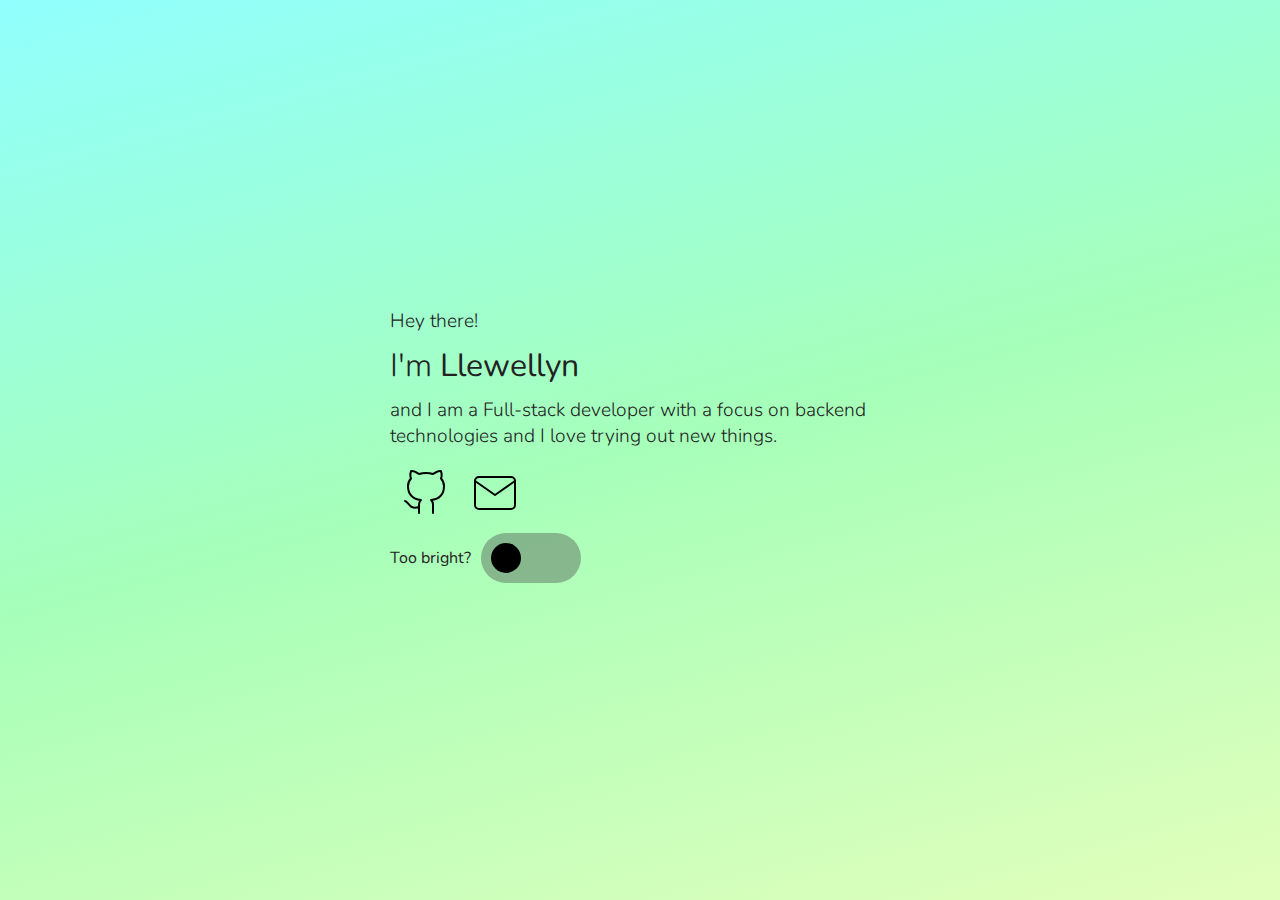
<file: index.html>
<!DOCTYPE html><html><head><meta name="viewport" content="width=device-width"/><meta charSet="utf-8"/><title>Llewellyn - Full-stack Developer</title><meta name="description" content="Generated by create next app"/><link rel="icon" href="/favicon.ico"/><meta name="next-head-count" content="5"/><link rel="preload" href="/_next/static/css/288d1c1ec8d46df6.css" as="style"/><link rel="stylesheet" href="/_next/static/css/288d1c1ec8d46df6.css" data-n-g=""/><link rel="preload" href="/_next/static/css/11c58cde4442973b.css" as="style"/><link rel="stylesheet" href="/_next/static/css/11c58cde4442973b.css" data-n-p=""/><noscript data-n-css=""></noscript><script defer="" nomodule="" src="/_next/static/chunks/polyfills-5cd94c89d3acac5f.js"></script><script src="/_next/static/chunks/webpack-514908bffb652963.js" defer=""></script><script src="/_next/static/chunks/framework-6e4ba497ae0c8a3f.js" defer=""></script><script src="/_next/static/chunks/main-c7e30e1aff19cdb7.js" defer=""></script><script src="/_next/static/chunks/pages/_app-1777b6a716ff653e.js" defer=""></script><script src="/_next/static/chunks/3-b7474c29ffb5ef93.js" defer=""></script><script src="/_next/static/chunks/pages/index-009bc6f7b9211d95.js" defer=""></script><script src="/_next/static/y821YfjuW_pfWXGAj2a2Q/_buildManifest.js" defer=""></script><script src="/_next/static/y821YfjuW_pfWXGAj2a2Q/_ssgManifest.js" defer=""></script><script src="/_next/static/y821YfjuW_pfWXGAj2a2Q/_middlewareManifest.js" defer=""></script></head><body><div id="__next"><div class="Layout_layoutContainer__1x1Kd null" style="opacity:0"><div class="Home_intro__kLSjQ"><div class="Home_subtitle__3I2yI">Hey there! </div><div class="Home_title__3DjR7"><span class="Home_pretitle__ZYCMg">I&#x27;m<!-- --> </span>Llewellyn</div><div class="Home_subtitle__3I2yI">and I am a Full-stack developer with a focus on backend technologies and I love trying out new things.</div><div class="Home_icons__2InDf "><a href="https://github.com/llewellyndsouza" class="Home_icon__3QFgh"><img src="/github.svg" alt="Check out my git" width="48" height="48"/></a><a href="mailto: lledsouza2209@gmail.com" class="Home_icon__3QFgh"><img src="/mail.svg" alt="Get in touch" width="48" height="48"/></a></div><div class="Home_themeSelector__1Hr5X"><div class="Home_themeSwitch__1otjA "><div class="Home_themeHandle__2mdqs "></div></div><div class="Home_themeSelectorText__KeZp2">Too bright?</div></div></div></div> </div><script id="__NEXT_DATA__" type="application/json">{"props":{"pageProps":{}},"page":"/","query":{},"buildId":"y821YfjuW_pfWXGAj2a2Q","nextExport":true,"autoExport":true,"isFallback":false,"scriptLoader":[]}</script></body></html>
</file>
<file: _next/static/css/288d1c1ec8d46df6.css>
@import url("https://fonts.googleapis.com/css2?family=Nunito:ital,wght@0,200;0,400;0,600;1,200;1,400;1,600&display=swap");body,html{margin:0;padding:0;font-family:Nunito,-apple-system,BlinkMacSystemFont,Segoe UI,Roboto,Oxygen,Ubuntu,Cantarell,Fira Sans,Droid Sans,Helvetica Neue,sans-serif;font-size:16px}a{color:inherit;text-decoration:none}*{box-sizing:border-box}header{display:flex;align-items:baseline;justify-content:space-between;min-height:50px}footer{display:flex;flex-direction:column;align-items:center;margin-top:auto;padding:5px 0}
</file>
<file: _next/static/css/11c58cde4442973b.css>
.Layout_layoutContainer__1x1Kd{padding:20px;min-height:100vh;display:flex;align-items:center;justify-content:center;background:linear-gradient(165deg,#47fffc99,#6bff8a99,#ceff8f99);color:#222}.Layout_dark__1yG01{background:linear-gradient(165deg,#013b3a,#182b1cf5,#212916);color:#ccc}.Home_intro__kLSjQ{display:flex;flex-direction:column;height:100%;align-items:baseline;justify-content:left;max-width:500px}.Home_intro__kLSjQ>*{margin-bottom:10px}.Home_pretitle__ZYCMg{font-weight:300}.Home_title__3DjR7{font-size:xx-large;font-weight:400}.Home_subtitle__3I2yI{font-size:larger;font-weight:300}.Home_icons__2InDf{margin:10px 0;display:flex}.Home_icons__2InDf.Home_darkSelected__1xm9z{filter:invert(.8)}.Home_icon__3QFgh{margin:0 11px}.Home_themeSelector__1Hr5X{display:flex;align-items:center;flex-direction:row-reverse}.Home_themeSwitch__1otjA{width:100px;height:50px;background-color:rgba(75,74,74,.4);display:flex;justify-content:flex-start;border-radius:50px;padding:10px;cursor:pointer}.Home_themeSwitch__1otjA.Home_darkSelected__1xm9z{justify-content:flex-end;background-color:rgba(75,75,75,.4)}.Home_themeHandle__2mdqs{width:30px;height:30px;background-color:#000;border-radius:40px}.Home_themeHandle__2mdqs.Home_darkSelected__1xm9z{background-color:#fff}.Home_themeSelectorText__KeZp2{padding-right:10px}
</file>
